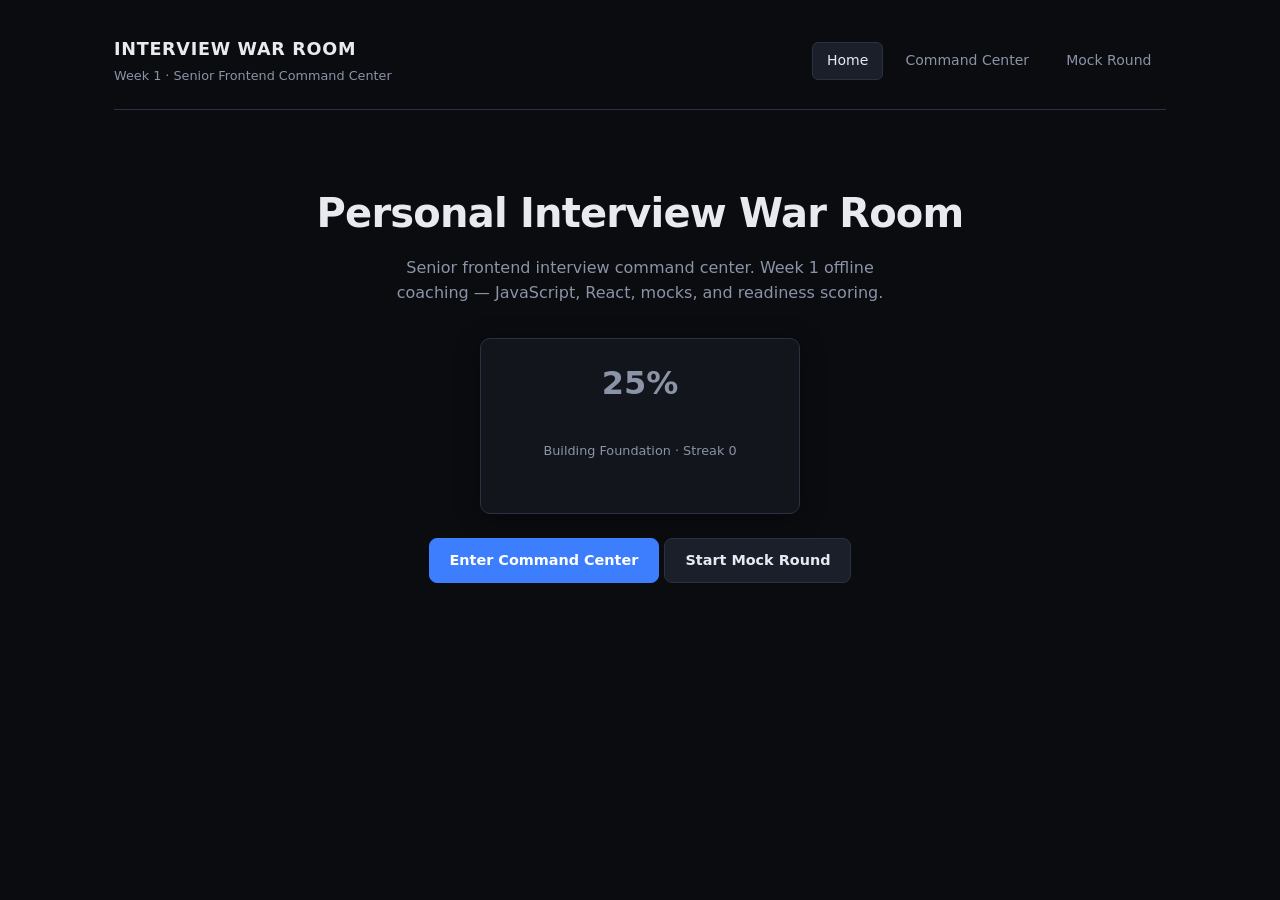
<file: index.html>
<!DOCTYPE html>
<html lang="en">
<head>
  <meta charset="UTF-8" />
  <meta name="viewport" content="width=device-width, initial-scale=1" />
  <title>Interview War Room</title>
  <link rel="stylesheet" href="styles.css" />
</head>
<body>
  <div class="shell">
    <div id="header"></div>
    <section class="hero">
      <h1>Personal Interview War Room</h1>
      <p>Senior frontend interview command center. Week 1 offline coaching — JavaScript, React, mocks, and readiness scoring.</p>
      <div id="index-stats" class="card" style="max-width:320px;margin:0 auto 1.5rem"></div>
      <p>
        <a class="btn btn--primary" href="dashboard.html">Enter Command Center</a>
        <a class="btn" href="mock.html">Start Mock Round</a>
      </p>
    </section>
  </div>
  <script src="data/meta.js"></script>
  <script src="data/days-index.js"></script>
  <script src="data/day-01.js"></script>
  <script src="data/day-02.js"></script>
  <script src="data/day-03.js"></script>
  <script src="data/day-04.js"></script>
  <script src="data/day-05.js"></script>
  <script src="data/day-06.js"></script>
  <script src="data/day-07.js"></script>
  <script src="data/mock-packs.js"></script>
  <script src="storage.js"></script>
  <script src="app.js"></script>
  <script>
    document.getElementById('header').innerHTML = InterviewWarRoom.Render.header('index');
    InterviewWarRoom.App.init('index');
  </script>
</body>
</html>
</file>
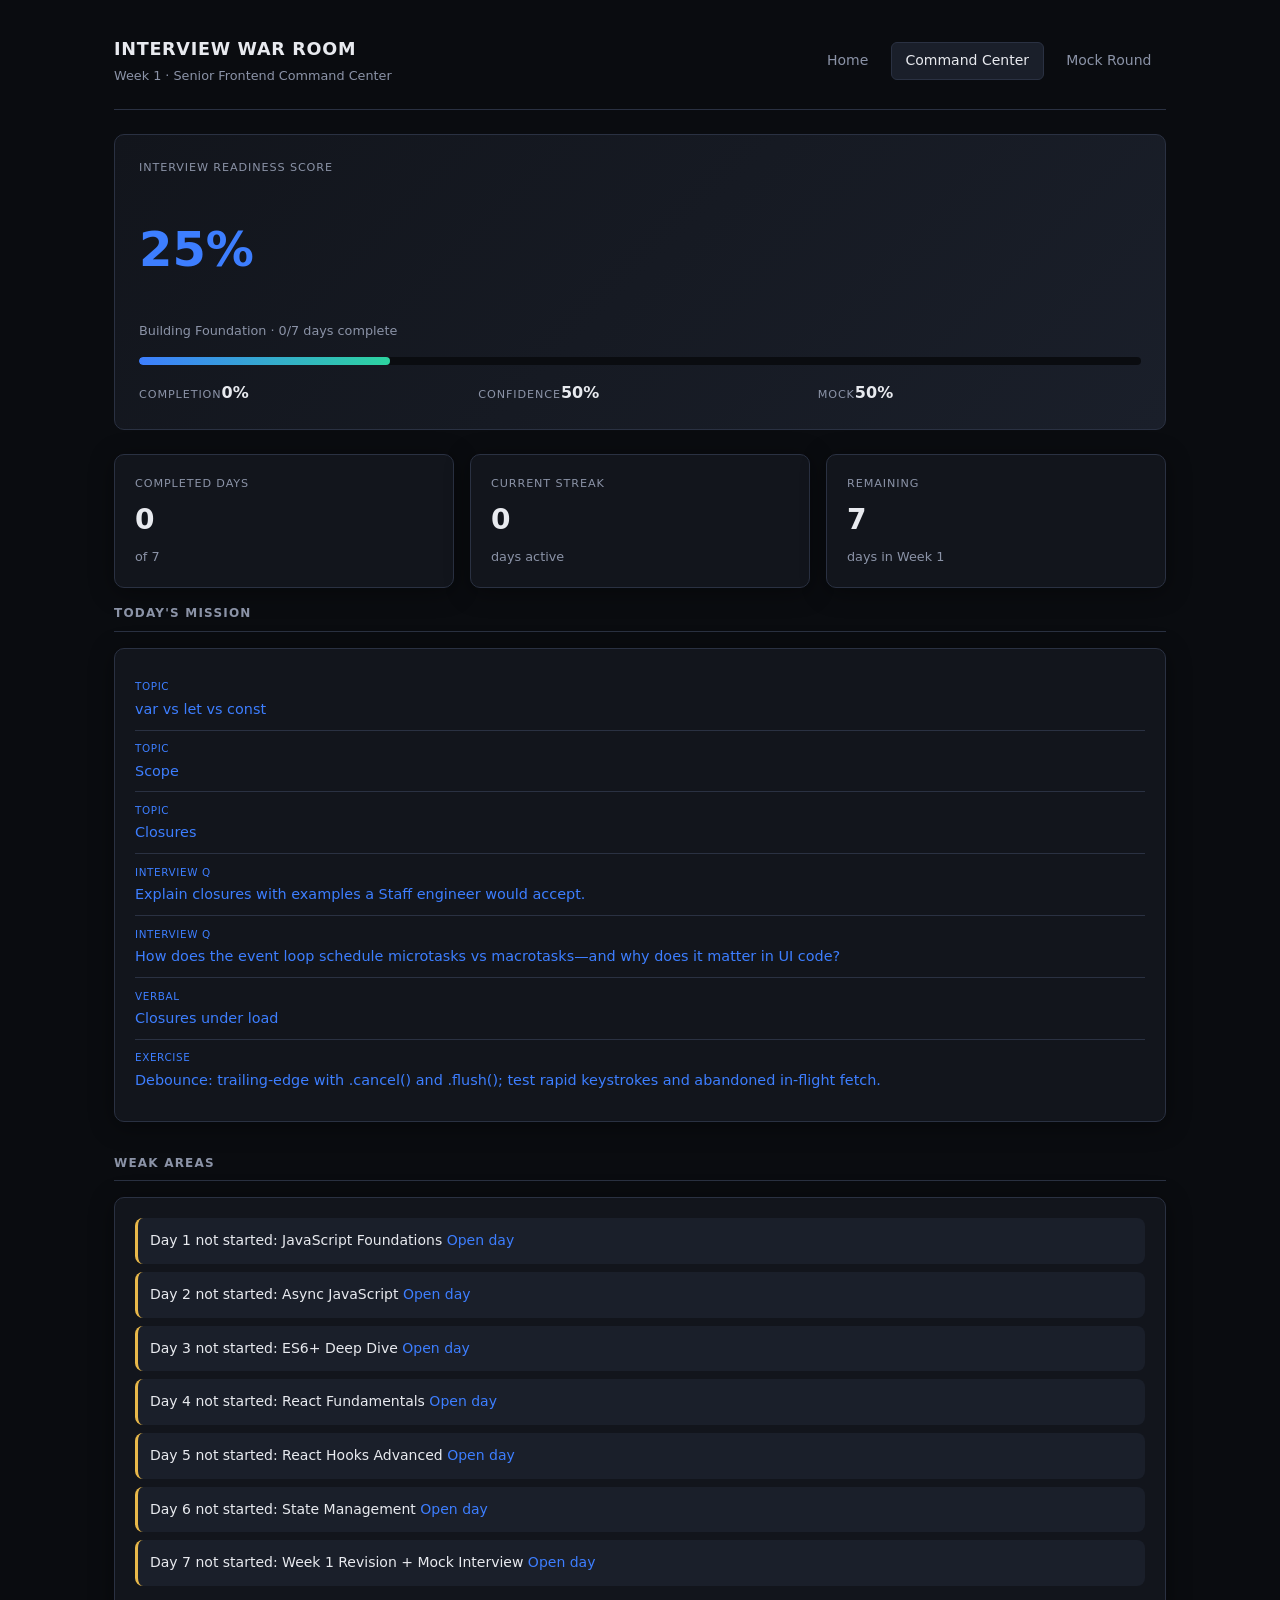
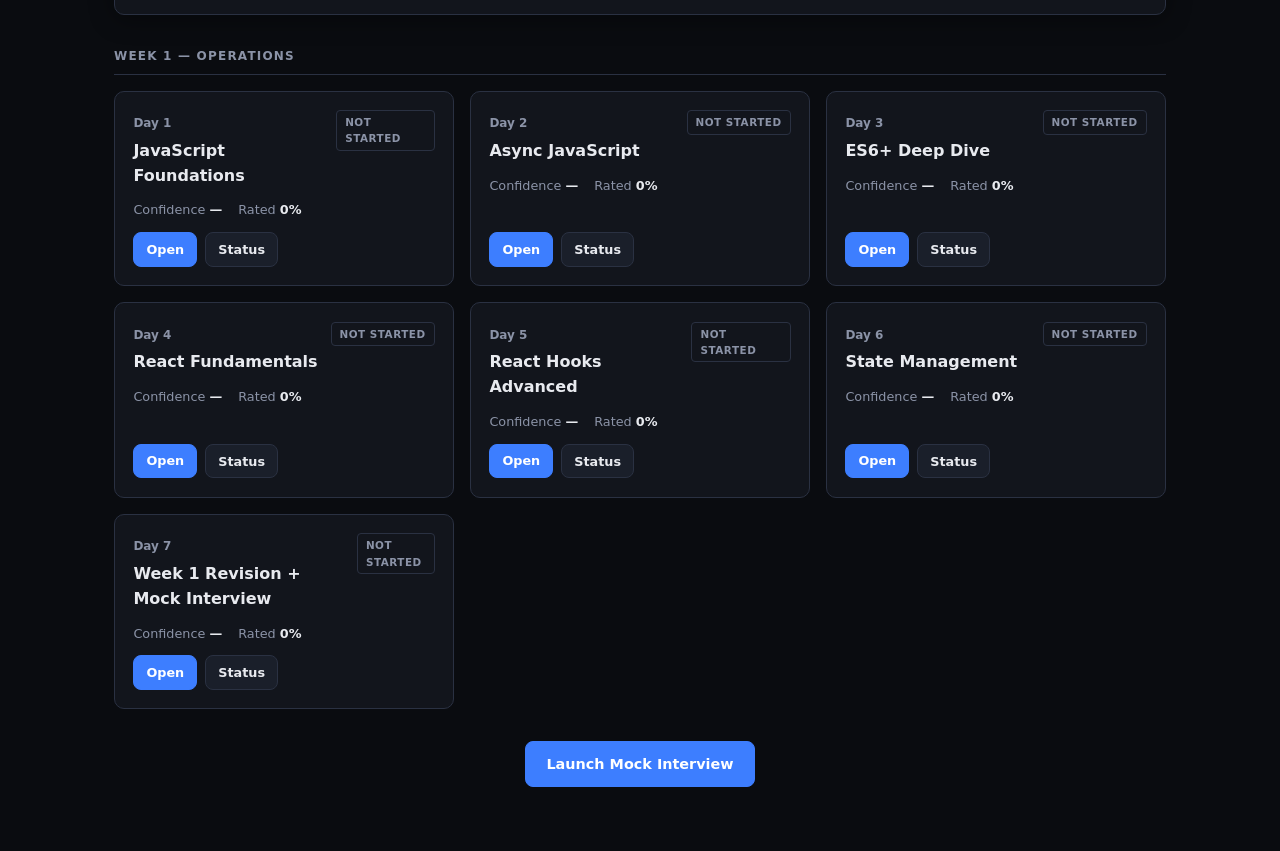
<file: dashboard.html>
<!DOCTYPE html>
<html lang="en">
<head>
  <meta charset="UTF-8" />
  <meta name="viewport" content="width=device-width, initial-scale=1" />
  <title>Command Center — Interview War Room</title>
  <link rel="stylesheet" href="styles.css" />
</head>
<body>
  <div class="shell">
    <div id="header"></div>
    <div id="readiness"></div>
    <div id="stats" style="margin:1rem 0"></div>

    <h2 class="section-title">Today's Mission</h2>
    <div class="card" id="mission"></div>

    <h2 class="section-title">Weak Areas</h2>
    <div class="card" id="weaknesses"></div>

    <h2 class="section-title">Week 1 — Operations</h2>
    <div class="day-grid" id="day-grid"></div>

    <p style="margin-top:2rem;text-align:center">
      <a class="btn btn--primary" href="mock.html">Launch Mock Interview</a>
    </p>
  </div>
  <script src="data/meta.js"></script>
  <script src="data/days-index.js"></script>
  <script src="data/day-01.js"></script>
  <script src="data/day-02.js"></script>
  <script src="data/day-03.js"></script>
  <script src="data/day-04.js"></script>
  <script src="data/day-05.js"></script>
  <script src="data/day-06.js"></script>
  <script src="data/day-07.js"></script>
  <script src="data/mock-packs.js"></script>
  <script src="storage.js"></script>
  <script src="app.js"></script>
  <script>InterviewWarRoom.App.init('dashboard');</script>
</body>
</html>
</file>
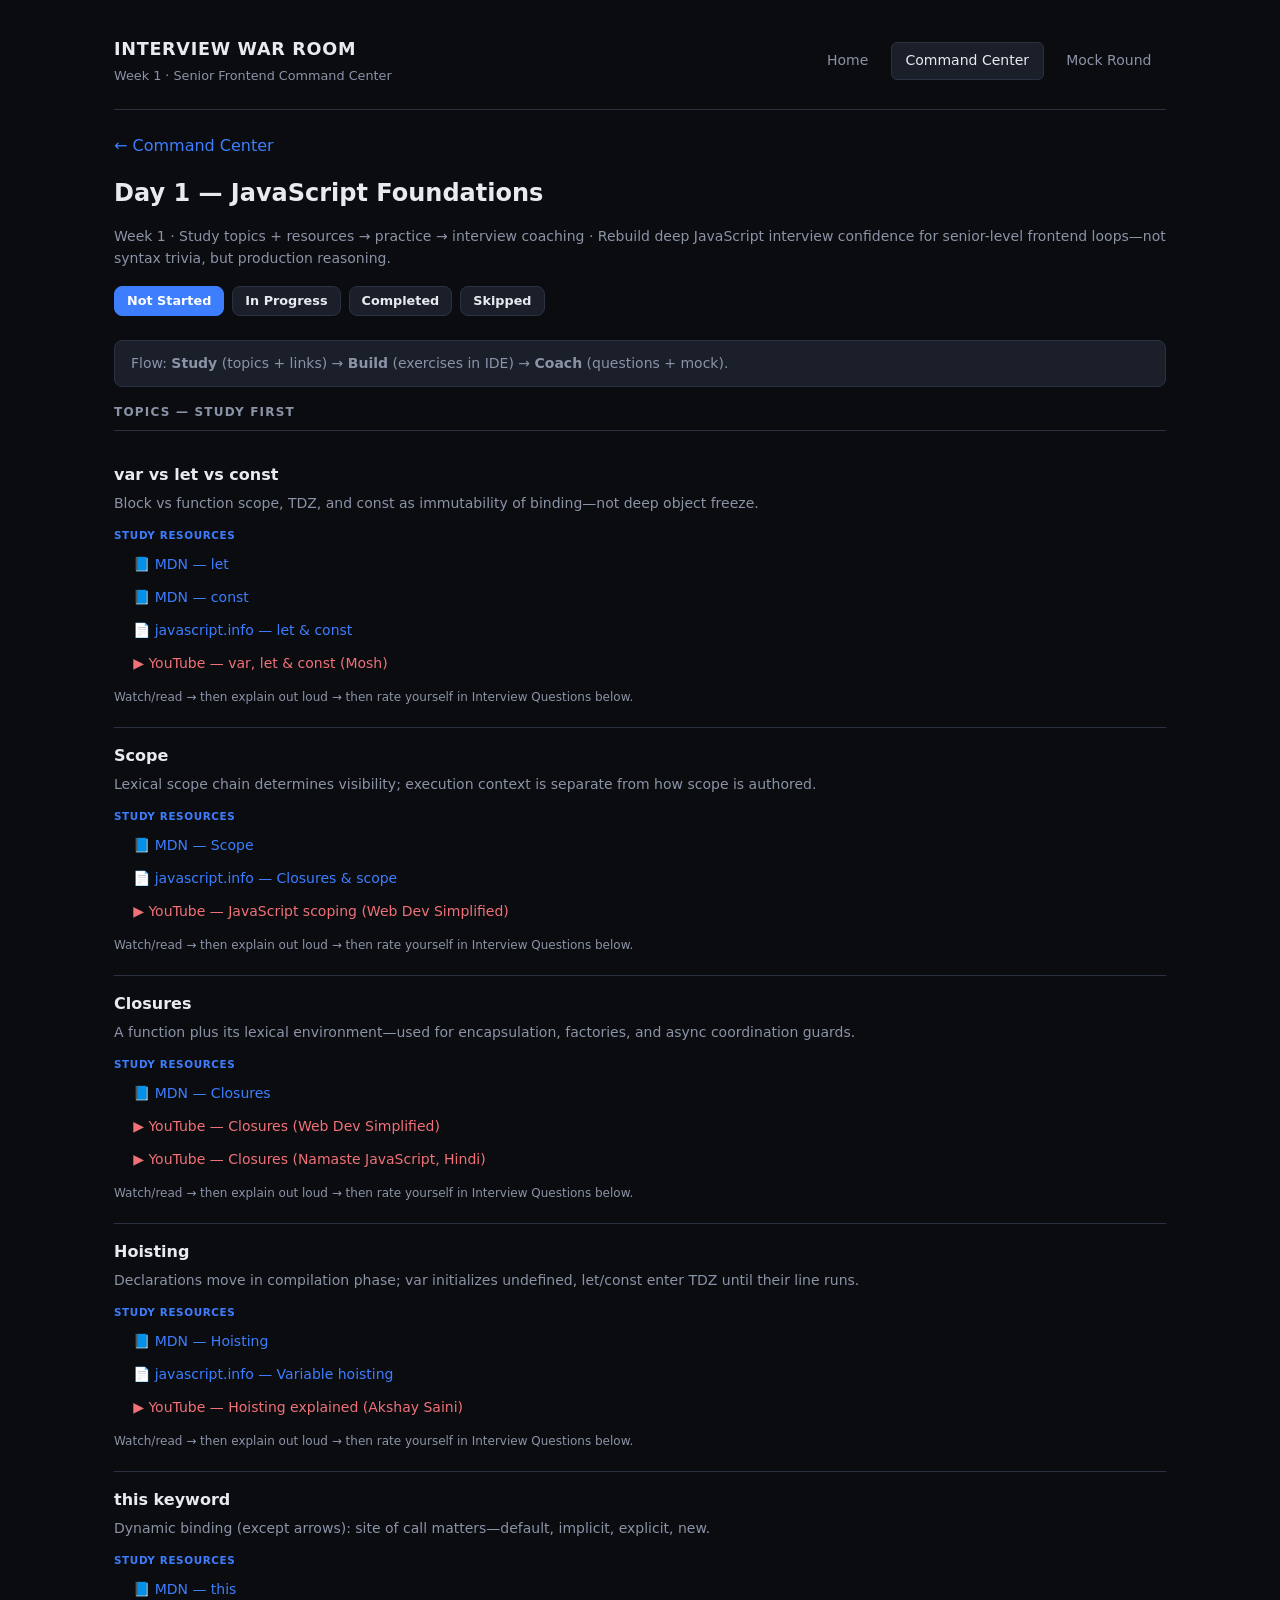
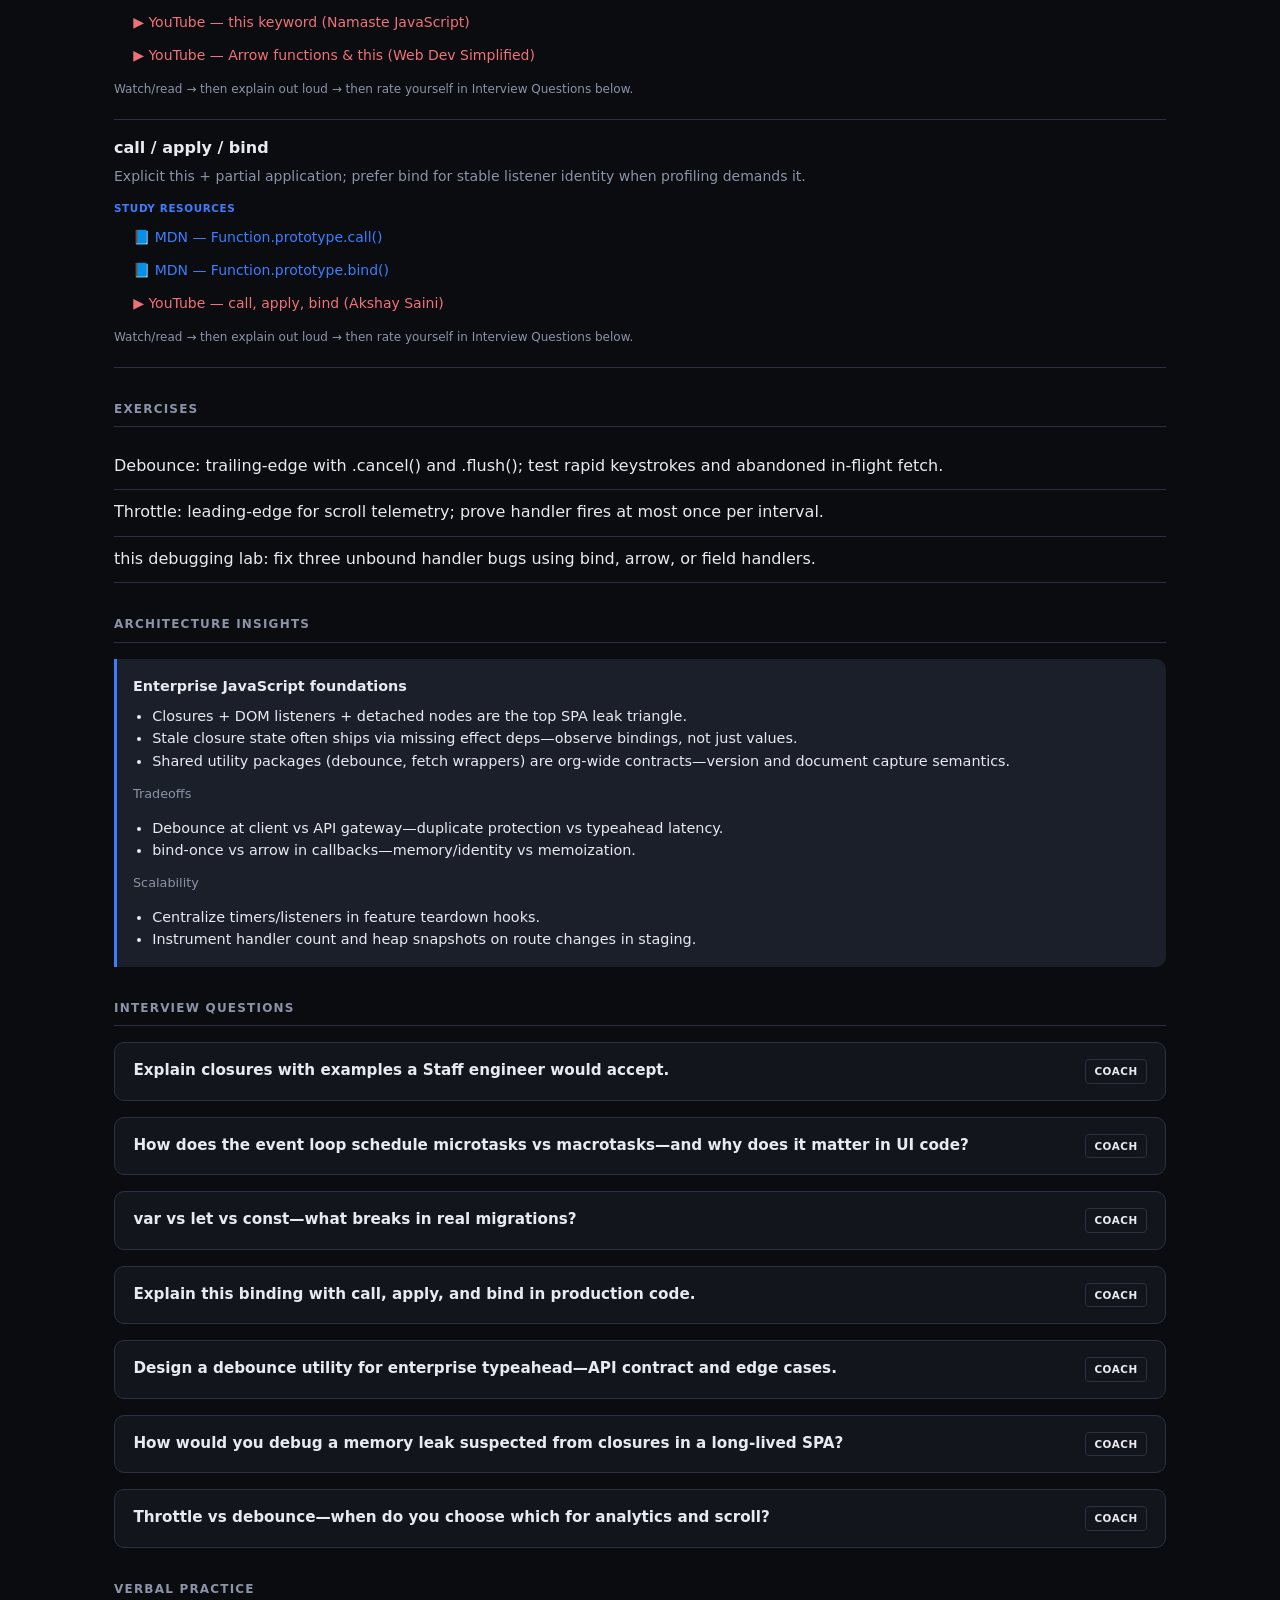
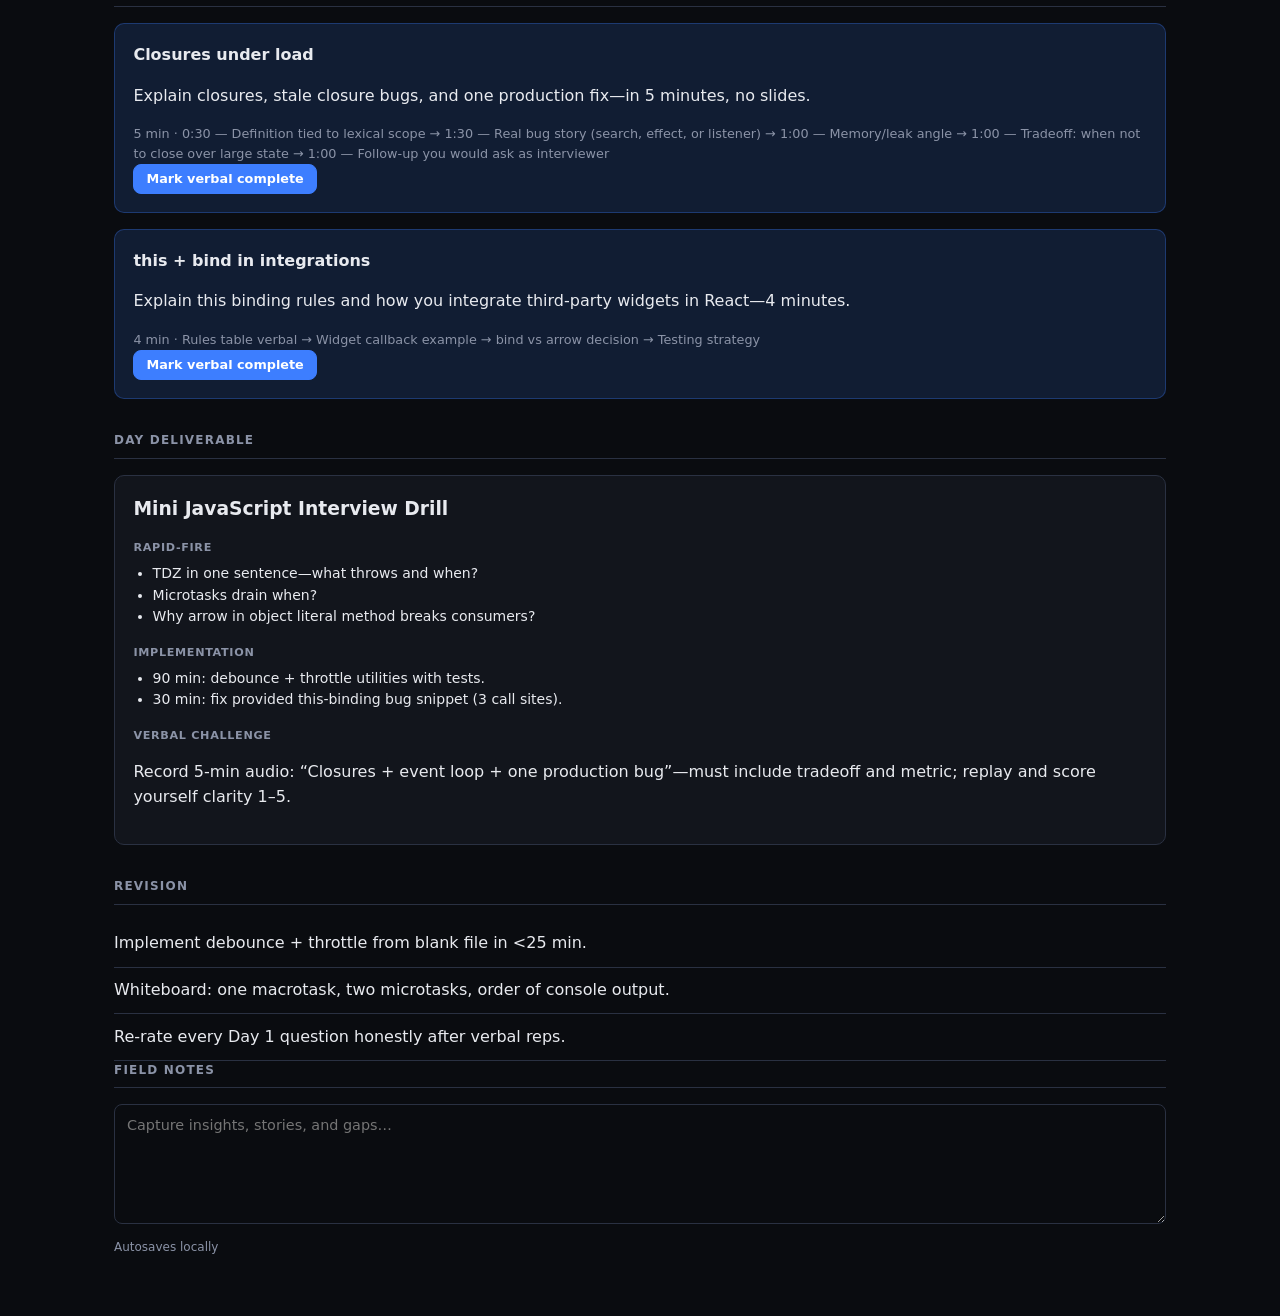
<file: day.html>
<!DOCTYPE html>
<html lang="en">
<head>
  <meta charset="UTF-8" />
  <meta name="viewport" content="width=device-width, initial-scale=1" />
  <title>Day — Interview War Room</title>
  <link rel="stylesheet" href="styles.css" />
</head>
<body>
  <div class="shell">
    <div id="header"></div>
    <p><a href="dashboard.html">← Command Center</a></p>
    <div class="day-hero">
      <h1 id="day-title">Day</h1>
      <p class="day-hero__meta" id="day-meta"></p>
      <div class="status-bar" id="status-bar"></div>
    </div>
    <div id="day-content"></div>
    <h2 class="section-title">Field Notes</h2>
    <textarea class="notes-area" id="day-notes" placeholder="Capture insights, stories, and gaps…"></textarea>
    <p class="save-hint" id="save-hint">Autosaves locally</p>
  </div>
  <script src="data/meta.js"></script>
  <script src="data/days-index.js"></script>
  <script src="data/day-01.js"></script>
  <script src="data/day-02.js"></script>
  <script src="data/day-03.js"></script>
  <script src="data/day-04.js"></script>
  <script src="data/day-05.js"></script>
  <script src="data/day-06.js"></script>
  <script src="data/day-07.js"></script>
  <script src="data/mock-packs.js"></script>
  <script src="storage.js"></script>
  <script src="app.js"></script>
  <script>InterviewWarRoom.App.init('day');</script>
</body>
</html>
</file>
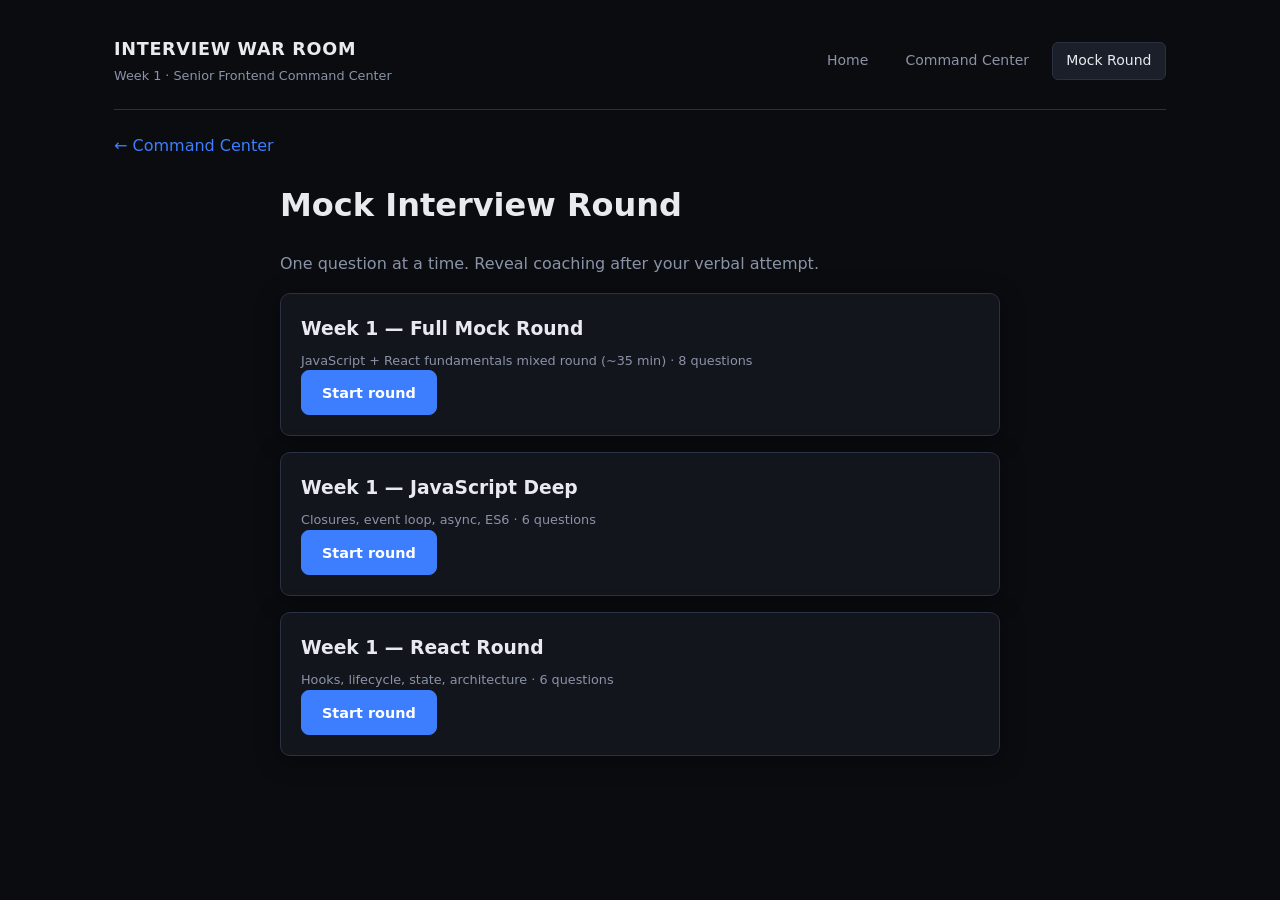
<file: mock.html>
<!DOCTYPE html>
<html lang="en">
<head>
  <meta charset="UTF-8" />
  <meta name="viewport" content="width=device-width, initial-scale=1" />
  <title>Mock Round — Interview War Room</title>
  <link rel="stylesheet" href="styles.css" />
</head>
<body>
  <div class="shell">
    <div id="header"></div>
    <p><a href="dashboard.html">← Command Center</a></p>
    <div id="mock-root"></div>
  </div>
  <script src="data/meta.js"></script>
  <script src="data/days-index.js"></script>
  <script src="data/day-01.js"></script>
  <script src="data/day-02.js"></script>
  <script src="data/day-03.js"></script>
  <script src="data/day-04.js"></script>
  <script src="data/day-05.js"></script>
  <script src="data/day-06.js"></script>
  <script src="data/day-07.js"></script>
  <script src="data/mock-packs.js"></script>
  <script src="storage.js"></script>
  <script src="app.js"></script>
  <script>InterviewWarRoom.App.init('mock');</script>
</body>
</html>
</file>
<file: styles.css>
/* Interview War Room — Week 1 MVP */
:root {
  --bg: #0a0c10;
  --surface: #12151c;
  --surface-2: #1a1f2a;
  --border: #2a3142;
  --text: #e8eaef;
  --muted: #8b93a7;
  --accent: #3d7eff;
  --accent-dim: rgba(61, 126, 255, 0.15);
  --success: #2dd4a0;
  --warning: #e8b84a;
  --danger: #f07178;
  --radius: 10px;
  --font: system-ui, -apple-system, 'Segoe UI', Roboto, sans-serif;
  --mono: ui-monospace, 'Cascadia Code', monospace;
  --shadow: 0 4px 24px rgba(0, 0, 0, 0.4);
  --max: 1100px;
}

*,
*::before,
*::after {
  box-sizing: border-box;
}

html {
  font-size: 16px;
  scroll-behavior: smooth;
}

body {
  margin: 0;
  font-family: var(--font);
  background: var(--bg);
  color: var(--text);
  line-height: 1.55;
  min-height: 100vh;
}

a {
  color: var(--accent);
  text-decoration: none;
}

a:hover {
  text-decoration: underline;
}

img {
  max-width: 100%;
}

/* Layout */
.shell {
  max-width: var(--max);
  margin: 0 auto;
  padding: 1.25rem 1.5rem 3rem;
}

/* Header */
.war-header {
  display: flex;
  flex-wrap: wrap;
  align-items: center;
  justify-content: space-between;
  gap: 1rem;
  padding: 1rem 0 1.5rem;
  border-bottom: 1px solid var(--border);
  margin-bottom: 1.5rem;
}

.war-brand {
  display: flex;
  flex-direction: column;
  gap: 0.15rem;
}

.war-brand__title {
  font-size: 1.1rem;
  font-weight: 700;
  letter-spacing: 0.04em;
  text-transform: uppercase;
  margin: 0;
}

.war-brand__sub {
  font-size: 0.8rem;
  color: var(--muted);
  margin: 0;
}

.war-nav {
  display: flex;
  gap: 0.5rem;
  flex-wrap: wrap;
}

.war-nav a {
  padding: 0.45rem 0.85rem;
  border-radius: 6px;
  color: var(--muted);
  text-decoration: none;
  font-size: 0.875rem;
  border: 1px solid transparent;
}

.war-nav a:hover,
.war-nav a.is-active {
  color: var(--text);
  background: var(--surface-2);
  border-color: var(--border);
  text-decoration: none;
}

/* Hero / landing */
.hero {
  text-align: center;
  padding: 3rem 1rem 2rem;
}

.hero h1 {
  font-size: clamp(1.75rem, 4vw, 2.5rem);
  font-weight: 700;
  margin: 0 0 0.75rem;
  letter-spacing: -0.02em;
}

.hero p {
  color: var(--muted);
  max-width: 32rem;
  margin: 0 auto 2rem;
}

.btn {
  display: inline-flex;
  align-items: center;
  justify-content: center;
  gap: 0.4rem;
  padding: 0.65rem 1.25rem;
  font-size: 0.9rem;
  font-weight: 600;
  border-radius: 8px;
  border: 1px solid var(--border);
  background: var(--surface-2);
  color: var(--text);
  cursor: pointer;
  font-family: inherit;
  transition: background 0.15s, border-color 0.15s;
}

.btn:hover {
  background: var(--surface);
  border-color: var(--accent);
}

.btn--primary {
  background: var(--accent);
  border-color: var(--accent);
  color: #fff;
}

.btn--primary:hover {
  filter: brightness(1.1);
  border-color: var(--accent);
}

.btn--ghost {
  background: transparent;
}

.btn--sm {
  padding: 0.4rem 0.75rem;
  font-size: 0.8rem;
}

.btn--danger {
  border-color: var(--danger);
  color: var(--danger);
}

/* Grid */
.grid-2 {
  display: grid;
  grid-template-columns: repeat(auto-fit, minmax(280px, 1fr));
  gap: 1rem;
}

.grid-3 {
  display: grid;
  grid-template-columns: repeat(auto-fit, minmax(200px, 1fr));
  gap: 1rem;
}

/* Cards */
.card {
  background: var(--surface);
  border: 1px solid var(--border);
  border-radius: var(--radius);
  padding: 1.25rem;
  box-shadow: var(--shadow);
}

.card__label {
  font-size: 0.7rem;
  text-transform: uppercase;
  letter-spacing: 0.08em;
  color: var(--muted);
  margin: 0 0 0.35rem;
}

.card__value {
  font-size: 1.75rem;
  font-weight: 700;
  margin: 0;
  font-variant-numeric: tabular-nums;
}

.card__meta {
  font-size: 0.8rem;
  color: var(--muted);
  margin: 0.35rem 0 0;
}

/* Readiness */
.readiness-block {
  background: linear-gradient(135deg, var(--surface) 0%, var(--surface-2) 100%);
  border: 1px solid var(--border);
  border-radius: var(--radius);
  padding: 1.5rem;
  margin-bottom: 1.5rem;
}

.readiness-block__score {
  font-size: 3rem;
  font-weight: 800;
  line-height: 1;
  color: var(--accent);
}

.readiness-bar {
  height: 8px;
  background: var(--bg);
  border-radius: 4px;
  overflow: hidden;
  margin: 1rem 0 0.5rem;
}

.readiness-bar__fill {
  height: 100%;
  background: linear-gradient(90deg, var(--accent), var(--success));
  border-radius: 4px;
  transition: width 0.4s ease;
}

/* Section titles */
.section-title {
  font-size: 0.75rem;
  text-transform: uppercase;
  letter-spacing: 0.1em;
  color: var(--muted);
  margin: 2rem 0 1rem;
  padding-bottom: 0.5rem;
  border-bottom: 1px solid var(--border);
}

.section-title:first-of-type {
  margin-top: 0;
}

/* Day cards */
.day-grid {
  display: grid;
  grid-template-columns: repeat(auto-fill, minmax(300px, 1fr));
  gap: 1rem;
}

.day-card {
  background: var(--surface);
  border: 1px solid var(--border);
  border-radius: var(--radius);
  padding: 1.15rem;
  display: flex;
  flex-direction: column;
  gap: 0.75rem;
  transition: border-color 0.15s;
}

.day-card:hover {
  border-color: var(--accent);
}

.day-card__head {
  display: flex;
  justify-content: space-between;
  align-items: flex-start;
  gap: 0.5rem;
}

.day-card__num {
  font-size: 0.75rem;
  color: var(--muted);
  font-weight: 600;
}

.day-card__title {
  font-size: 1rem;
  font-weight: 600;
  margin: 0.25rem 0 0;
}

.badge {
  display: inline-block;
  padding: 0.2rem 0.5rem;
  font-size: 0.65rem;
  font-weight: 600;
  text-transform: uppercase;
  letter-spacing: 0.05em;
  border-radius: 4px;
  border: 1px solid var(--border);
}

.badge--completed {
  color: var(--success);
  border-color: rgba(45, 212, 160, 0.4);
  background: rgba(45, 212, 160, 0.1);
}

.badge--in_progress {
  color: var(--warning);
  border-color: rgba(232, 184, 74, 0.4);
  background: rgba(232, 184, 74, 0.1);
}

.badge--not_started {
  color: var(--muted);
}

.badge--skipped {
  color: var(--danger);
  border-color: rgba(240, 113, 120, 0.4);
  background: rgba(240, 113, 120, 0.1);
}

.day-card__stats {
  display: flex;
  gap: 1rem;
  font-size: 0.8rem;
  color: var(--muted);
}

.day-card__stats strong {
  color: var(--text);
}

.day-card__actions {
  display: flex;
  gap: 0.5rem;
  margin-top: auto;
}

/* Mission */
.mission-list {
  list-style: none;
  padding: 0;
  margin: 0;
}

.mission-list li {
  padding: 0.6rem 0;
  border-bottom: 1px solid var(--border);
  font-size: 0.9rem;
}

.mission-list li:last-child {
  border-bottom: none;
}

.mission-list__type {
  font-size: 0.65rem;
  text-transform: uppercase;
  letter-spacing: 0.06em;
  color: var(--accent);
  display: block;
  margin-bottom: 0.2rem;
}

/* Weak areas */
.threat-list {
  list-style: none;
  padding: 0;
  margin: 0;
}

.threat-item {
  padding: 0.75rem;
  background: var(--surface-2);
  border-radius: 8px;
  margin-bottom: 0.5rem;
  border-left: 3px solid var(--danger);
  font-size: 0.875rem;
}

.threat-item--medium {
  border-left-color: var(--warning);
}

.threat-item--low {
  border-left-color: var(--muted);
}

/* Day detail */
.day-hero {
  margin-bottom: 1.5rem;
}

.day-hero h1 {
  font-size: 1.5rem;
  margin: 0 0 0.5rem;
}

.day-hero__meta {
  color: var(--muted);
  font-size: 0.875rem;
}

.status-bar {
  display: flex;
  flex-wrap: wrap;
  gap: 0.5rem;
  margin: 1rem 0;
}

.topic-list,
.exercise-list {
  list-style: none;
  padding: 0;
  margin: 0;
}

.topic-list li,
.exercise-list li {
  padding: 0.65rem 0;
  border-bottom: 1px solid var(--border);
}

.day-flow-hint {
  font-size: 0.875rem;
  color: var(--muted);
  background: var(--surface-2);
  border: 1px solid var(--border);
  border-radius: 8px;
  padding: 0.75rem 1rem;
  margin: 0 0 1rem;
}

.topic-list--deep .topic-deep {
  padding: 1rem 0 1.25rem;
}

.topic-deep__title {
  display: block;
  font-size: 1rem;
  margin-bottom: 0.35rem;
}

.topic-deep__summary {
  color: var(--muted);
  font-size: 0.875rem;
  margin: 0 0 0.75rem;
}

.topic-deep__block {
  margin: 0.65rem 0 0;
  font-size: 0.875rem;
}

.topic-deep__block h4 {
  font-size: 0.65rem;
  text-transform: uppercase;
  letter-spacing: 0.06em;
  color: var(--accent);
  margin: 0 0 0.35rem;
}

.topic-deep__block ul {
  margin: 0;
  padding-left: 1.2rem;
}

.topic-deep__hint {
  font-size: 0.75rem;
  color: var(--muted);
  margin: 0.5rem 0 0;
}

.resource-list {
  list-style: none;
  padding: 0;
  margin: 0;
}

.resource-list li {
  border: none;
  padding: 0.35rem 0;
}

.resource-link {
  color: var(--accent);
  text-decoration: none;
  font-size: 0.875rem;
}

.resource-link:hover {
  text-decoration: underline;
}

.resource-link--youtube {
  color: #f07178;
}

.deliverable-card {
  background: var(--surface);
  border: 1px solid var(--border);
  border-radius: var(--radius);
  padding: 1.15rem;
  margin-bottom: 1rem;
}

.deliverable-card h3 {
  margin: 0 0 0.75rem;
}

.deliverable-card h4 {
  font-size: 0.7rem;
  text-transform: uppercase;
  letter-spacing: 0.06em;
  color: var(--muted);
  margin: 1rem 0 0.4rem;
}

.deliverable-card ul {
  margin: 0;
  padding-left: 1.2rem;
  font-size: 0.875rem;
}

/* Coaching question */
.q-card {
  background: var(--surface);
  border: 1px solid var(--border);
  border-radius: var(--radius);
  margin-bottom: 1rem;
  overflow: hidden;
}

.q-card__header {
  padding: 1rem 1.15rem;
  cursor: pointer;
  display: flex;
  justify-content: space-between;
  align-items: flex-start;
  gap: 1rem;
}

.q-card__header:hover {
  background: var(--surface-2);
}

.q-card__title {
  font-weight: 600;
  margin: 0;
  font-size: 0.95rem;
}

.q-card__body {
  padding: 0 1.15rem 1.15rem;
  border-top: 1px solid var(--border);
}

.q-card__body[hidden] {
  display: none;
}

.coaching-block {
  margin: 1rem 0 0;
}

.coaching-block h4 {
  font-size: 0.7rem;
  text-transform: uppercase;
  letter-spacing: 0.06em;
  color: var(--muted);
  margin: 0 0 0.4rem;
}

.coaching-block ul {
  margin: 0;
  padding-left: 1.2rem;
  font-size: 0.875rem;
}

.coaching-block p {
  margin: 0;
  font-size: 0.875rem;
  color: var(--text);
}

/* Ratings */
.rating-row {
  display: flex;
  flex-wrap: wrap;
  gap: 1rem;
  margin-top: 1rem;
  padding-top: 1rem;
  border-top: 1px solid var(--border);
}

.rating-field label {
  display: block;
  font-size: 0.7rem;
  color: var(--muted);
  margin-bottom: 0.25rem;
}

.rating-field select {
  background: var(--bg);
  border: 1px solid var(--border);
  color: var(--text);
  padding: 0.35rem 0.5rem;
  border-radius: 6px;
  font-family: inherit;
}

/* Verbal */
.verbal-card {
  background: var(--accent-dim);
  border: 1px solid rgba(61, 126, 255, 0.3);
  border-radius: var(--radius);
  padding: 1.15rem;
  margin-bottom: 1rem;
}

.verbal-card h3 {
  margin: 0 0 0.5rem;
  font-size: 1rem;
}

/* Notes */
.notes-area {
  width: 100%;
  min-height: 120px;
  background: var(--bg);
  border: 1px solid var(--border);
  border-radius: 8px;
  color: var(--text);
  padding: 0.75rem;
  font-family: inherit;
  font-size: 0.9rem;
  resize: vertical;
}

.notes-area:focus {
  outline: none;
  border-color: var(--accent);
}

.save-hint {
  font-size: 0.75rem;
  color: var(--muted);
  margin-top: 0.35rem;
}

/* Mock mode */
.mock-screen {
  max-width: 720px;
  margin: 0 auto;
}

.mock-timer {
  font-size: 2.5rem;
  font-weight: 700;
  font-variant-numeric: tabular-nums;
  font-family: var(--mono);
  text-align: center;
  margin: 1rem 0;
}

.mock-timer.is-warning {
  color: var(--warning);
}

.mock-question {
  font-size: 1.15rem;
  line-height: 1.5;
  margin: 1.5rem 0;
}

.mock-progress {
  text-align: center;
  color: var(--muted);
  font-size: 0.8rem;
}

.mock-reveal {
  background: var(--surface-2);
  border-radius: var(--radius);
  padding: 1.15rem;
  margin: 1rem 0;
}

.mock-reveal[hidden] {
  display: none;
}

.mock-actions {
  display: flex;
  flex-wrap: wrap;
  gap: 0.5rem;
  justify-content: center;
  margin: 1.5rem 0;
}

.debrief {
  text-align: center;
}

.debrief__score {
  font-size: 3rem;
  font-weight: 800;
  color: var(--success);
}

.arch-block {
  background: var(--surface-2);
  border-left: 3px solid var(--accent);
  padding: 1rem;
  border-radius: 0 var(--radius) var(--radius) 0;
  margin-bottom: 1rem;
  font-size: 0.9rem;
}

.arch-block ul {
  margin: 0.5rem 0 0;
  padding-left: 1.2rem;
}

.empty-state {
  color: var(--muted);
  font-size: 0.9rem;
  padding: 1rem;
  text-align: center;
}

@media (max-width: 600px) {
  .shell {
    padding: 1rem;
  }

  .readiness-block__score {
    font-size: 2.25rem;
  }

  .day-grid {
    grid-template-columns: 1fr;
  }
}
</file>
